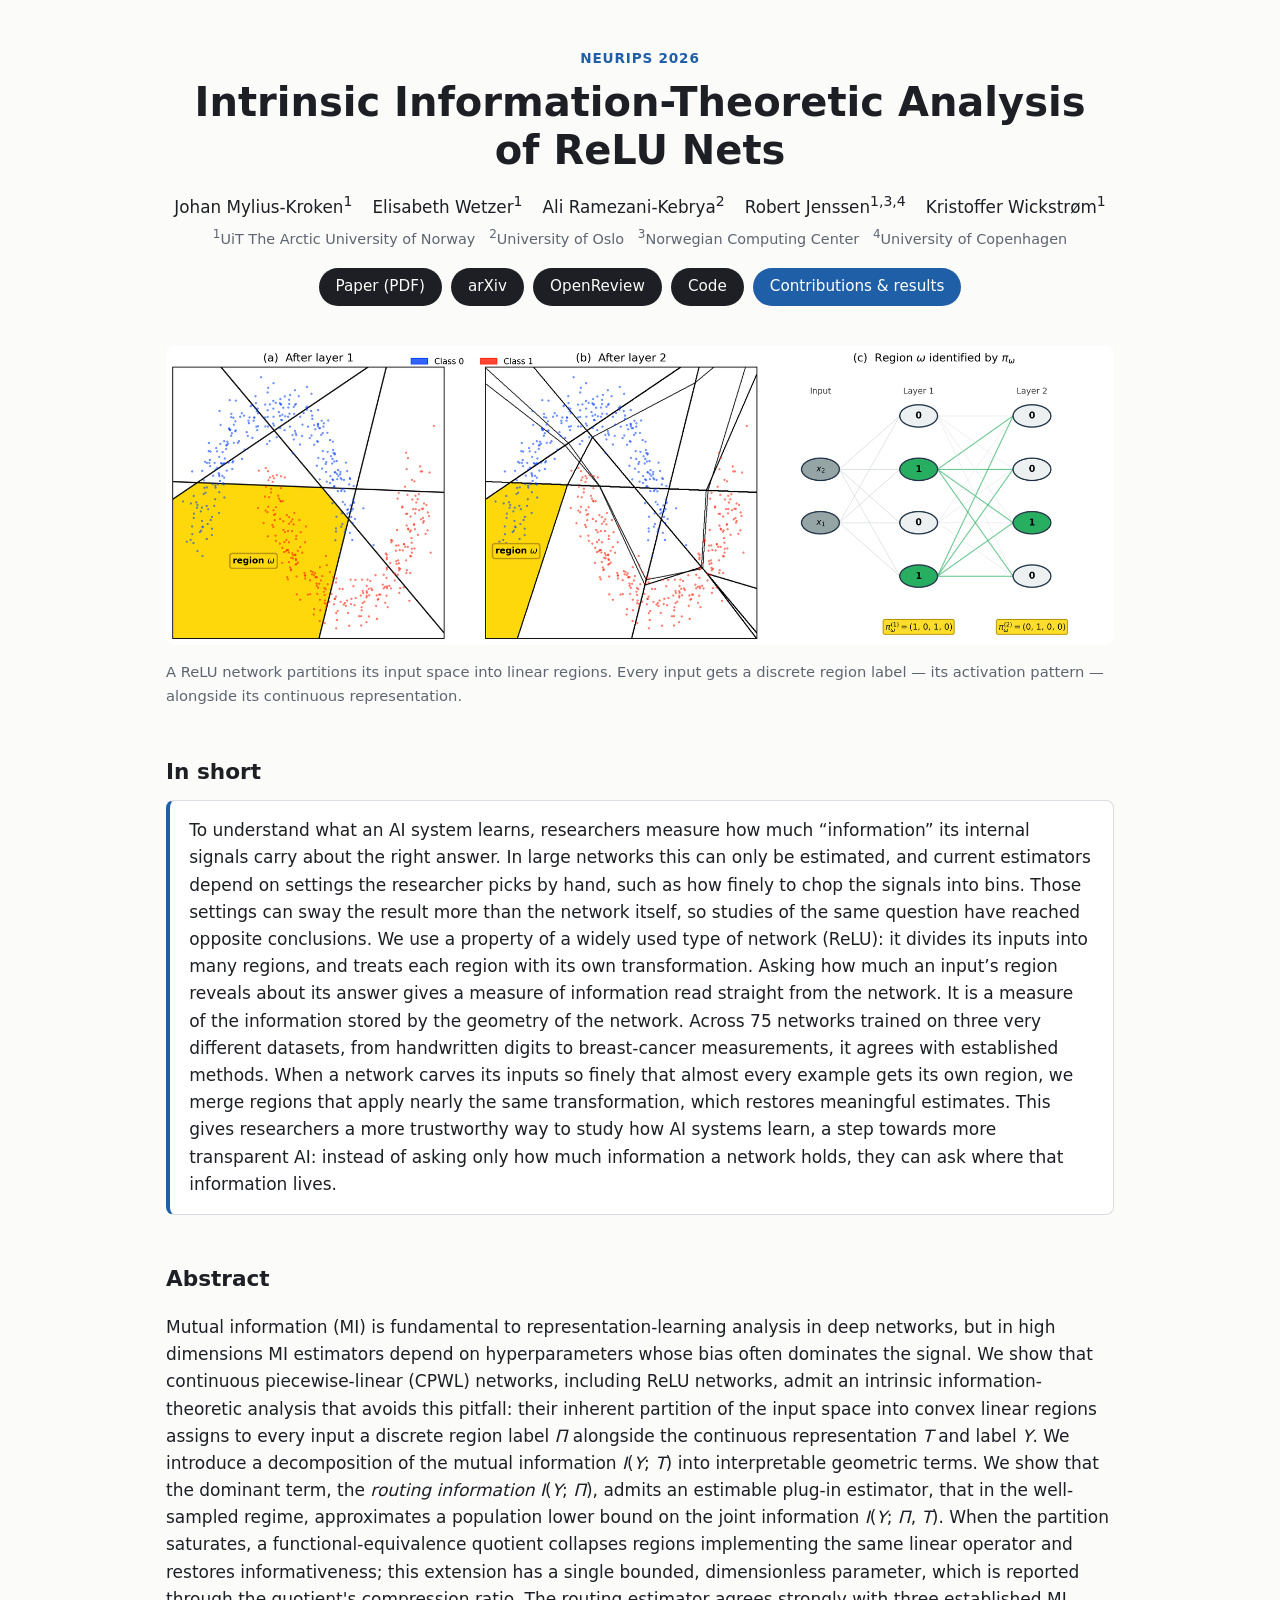
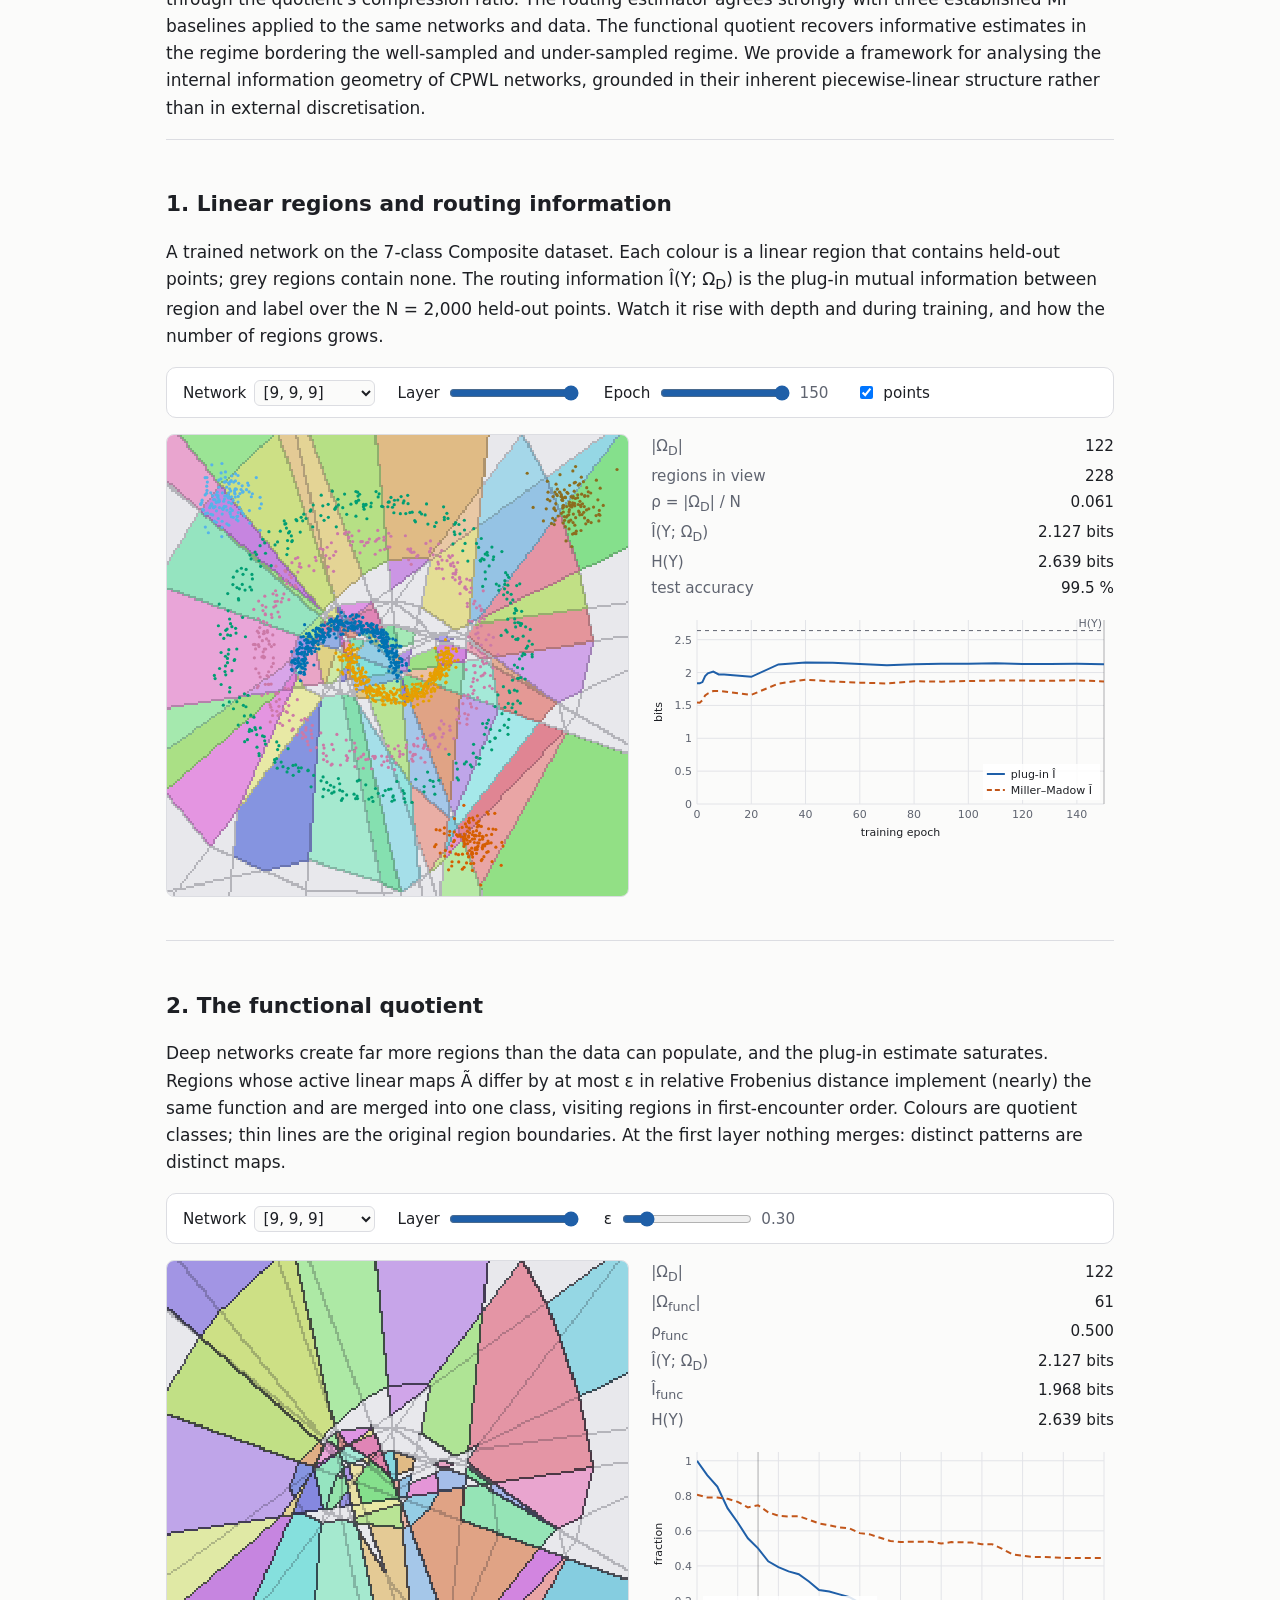
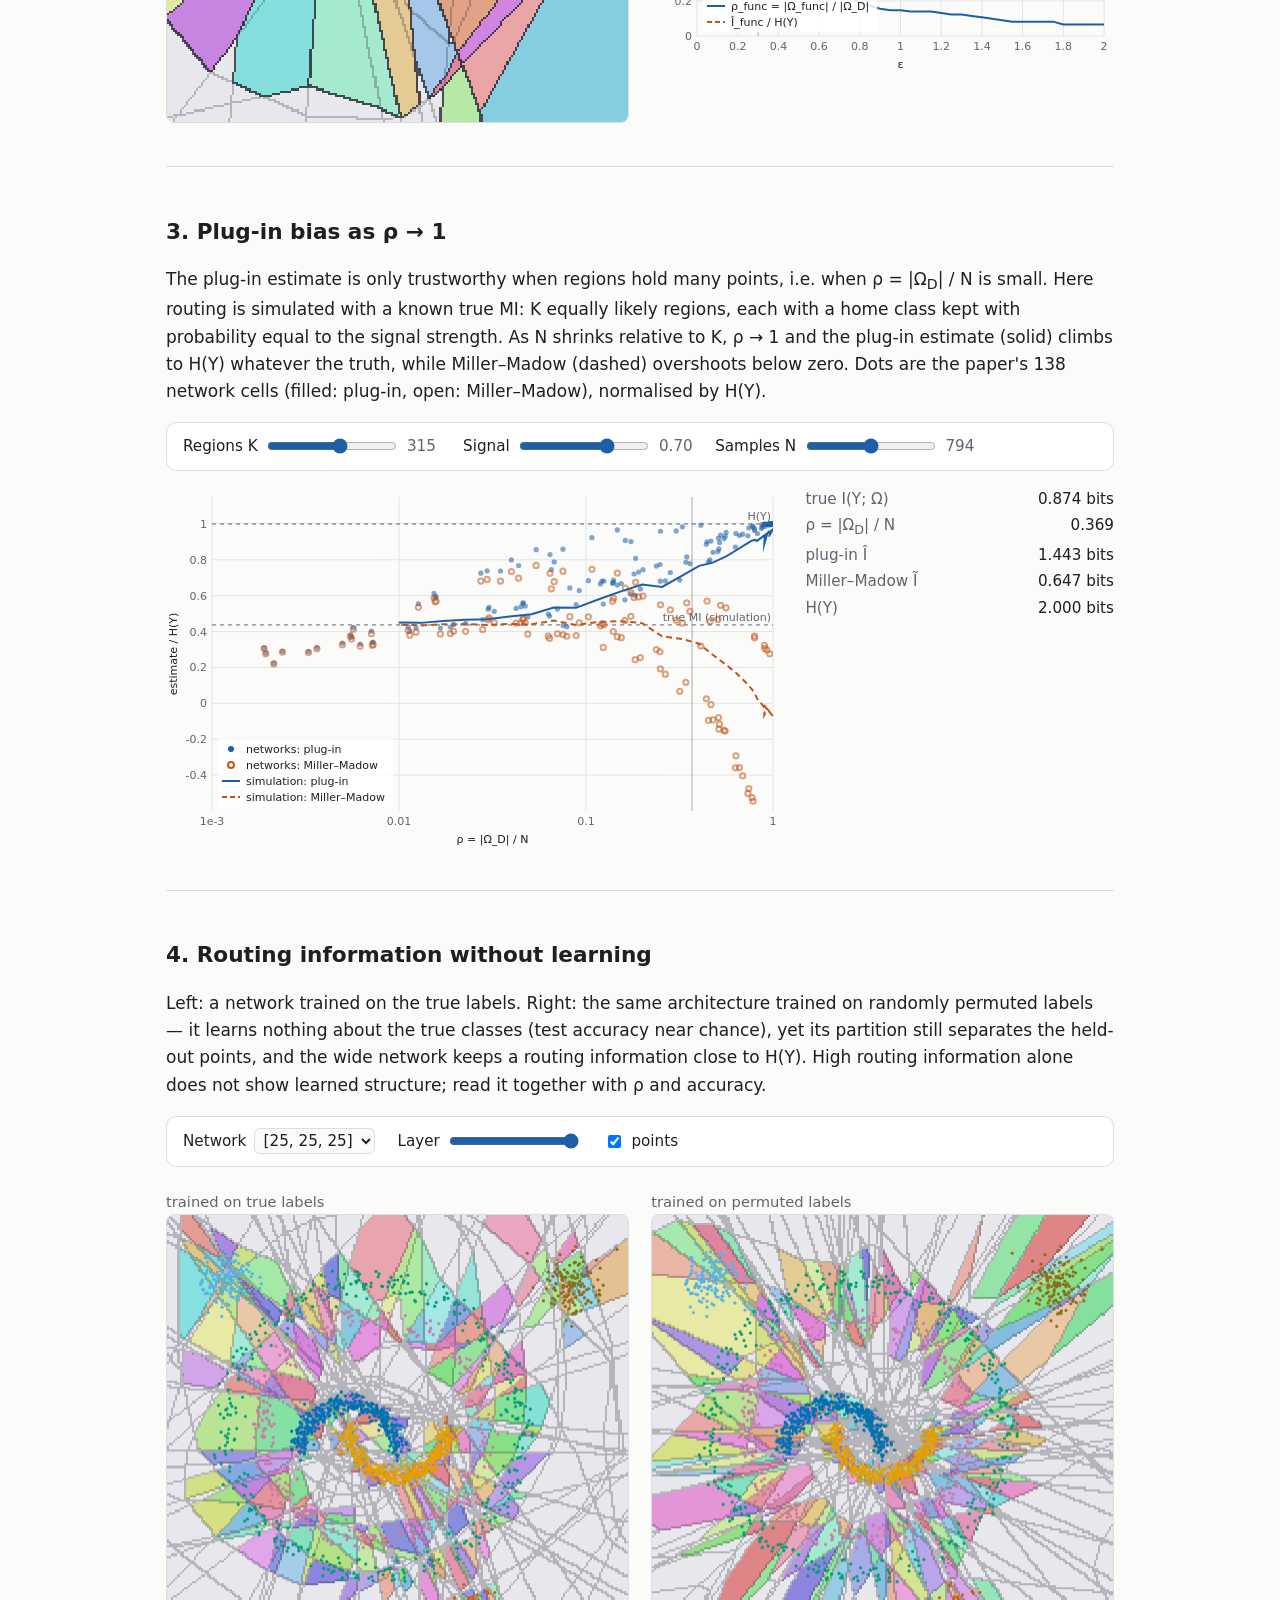
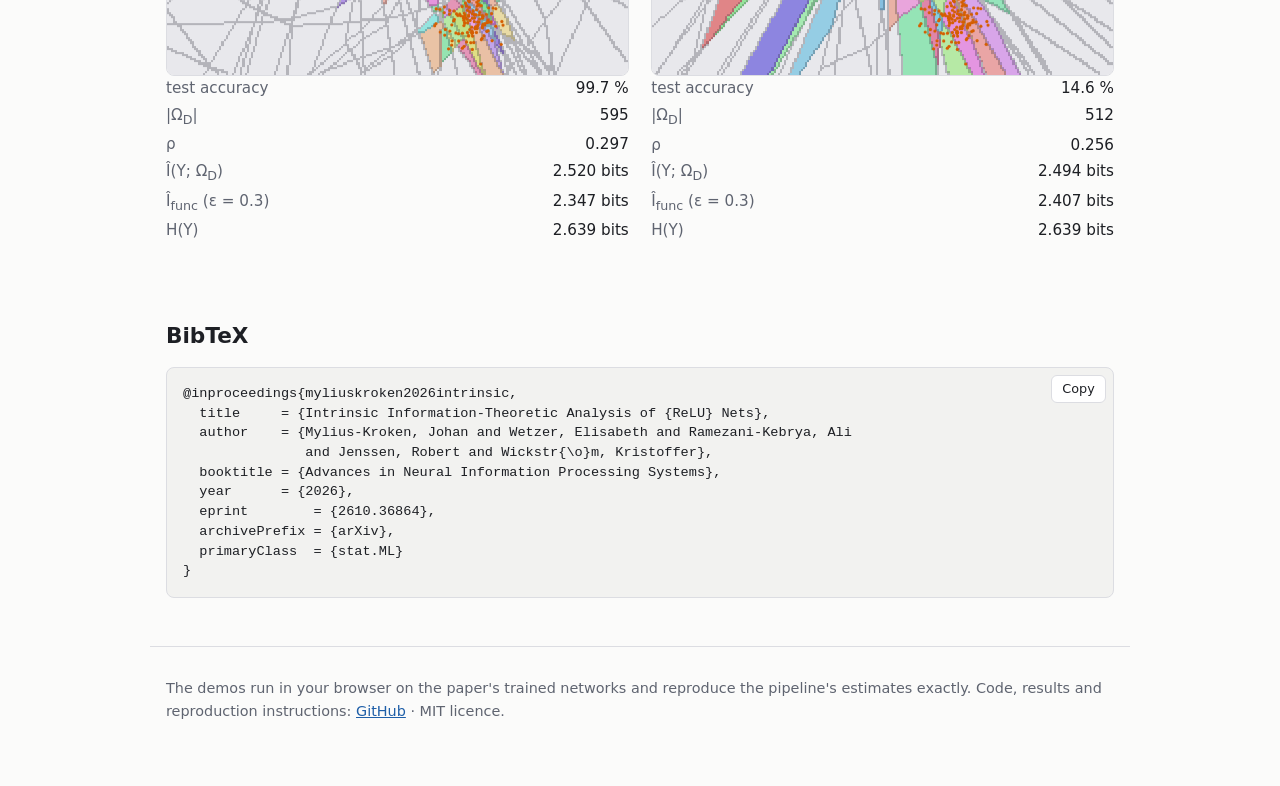
<file: site/index.html>
<!doctype html>
<html lang="en">
<head>
  <meta charset="utf-8">
  <meta name="viewport" content="width=device-width, initial-scale=1">
  <title>Intrinsic Information-Theoretic Analysis of ReLU Nets</title>
  <meta name="description" content="Project page for the NeurIPS 2026 paper: routing information of ReLU networks from their own linear-region partition, with interactive demos.">
  <link rel="stylesheet" href="style.css">
  <link rel="icon" href="data:image/svg+xml,%3Csvg xmlns='http://www.w3.org/2000/svg' viewBox='0 0 16 16'%3E%3Cpath d='M1 15 L8 1 L15 15 Z M8 1 L8 15 M1 15 L15 8' fill='%231f5fa8' stroke='%23fff' stroke-width='0.8'/%3E%3C/svg%3E">
  <script type="module" src="js/main.js"></script>
</head>
<body>
<header class="hero">
  <p class="venue">NeurIPS 2026</p>
  <h1>Intrinsic Information-Theoretic Analysis of ReLU Nets</h1>
  <p class="authors">
    <span>Johan Mylius-Kroken<sup>1</sup></span>
    <span>Elisabeth Wetzer<sup>1</sup></span>
    <span>Ali Ramezani-Kebrya<sup>2</sup></span>
    <span>Robert Jenssen<sup>1,3,4</sup></span>
    <span>Kristoffer Wickstrøm<sup>1</sup></span>
  </p>
  <p class="affiliations"><sup>1</sup>UiT The Arctic University of Norway &nbsp; <sup>2</sup>University of Oslo &nbsp; <sup>3</sup>Norwegian Computing Center &nbsp; <sup>4</sup>University of Copenhagen</p>
  <nav class="links" aria-label="Paper links">
    <a class="button" href="https://openreview.net/pdf?id=4dnKZPefBt">Paper (PDF)</a>
    <a class="button" href="https://arxiv.org/abs/2610.36864">arXiv</a>
    <a class="button" href="https://openreview.net/forum?id=4dnKZPefBt">OpenReview</a>
    <a class="button" href="https://github.com/Johanmkr/Intrinsic-IT-analysis-of-ReLU-nets">Code</a>
    <a class="button accent" href="results.html">Contributions &amp; results</a>
  </nav>
</header>

<main>
  <figure class="teaser">
    <img src="assets/teaser.png" width="1800" height="568"
         alt="(a) After layer 1, four hyperplanes cut the input square into convex regions; (b) after layer 2 the partition is refined; (c) a highlighted region is identified by its activation pattern in the network diagram.">
    <figcaption>A ReLU network partitions its input space into linear regions. Every input gets a
      discrete region label — its activation pattern — alongside its continuous representation.</figcaption>
  </figure>

  <section class="lay-summary">
    <h2>In short</h2>
    <p>To understand what an AI system learns, researchers measure how much “information” its internal
      signals carry about the right answer. In large networks this can only be estimated, and current
      estimators depend on settings the researcher picks by hand, such as how finely to chop the signals
      into bins. Those settings can sway the result more than the network itself, so studies of the same
      question have reached opposite conclusions. We use a property of a widely used type of network
      (ReLU): it divides its inputs into many regions, and treats each region with its own transformation.
      Asking how much an input’s region reveals about its answer gives a measure of information read
      straight from the network. It is a measure of the information stored by the geometry of the network.
      Across 75 networks trained on three very different datasets, from handwritten digits to
      breast-cancer measurements, it agrees with established methods. When a network carves its inputs so
      finely that almost every example gets its own region, we merge regions that apply nearly the same
      transformation, which restores meaningful estimates. This gives researchers a more trustworthy way to
      study how AI systems learn, a step towards more transparent AI: instead of asking only how much
      information a network holds, they can ask where that information lives.</p>
  </section>

  <section>
    <h2>Abstract</h2>
    <p>Mutual information (MI) is fundamental to representation-learning analysis in deep networks, but in
      high dimensions MI estimators depend on hyperparameters whose bias often dominates the signal. We show
      that continuous piecewise-linear (CPWL) networks, including ReLU networks, admit an intrinsic
      information-theoretic analysis that avoids this pitfall: their inherent partition of the input space
      into convex linear regions assigns to every input a discrete region label <i>Π</i> alongside the
      continuous representation <i>T</i> and label <i>Y</i>. We introduce a decomposition of the mutual
      information <i>I</i>(<i>Y</i>; <i>T</i>) into interpretable geometric terms. We show that the dominant
      term, the <em>routing information</em> <i>I</i>(<i>Y</i>; <i>Π</i>), admits an estimable plug-in
      estimator, that in the well-sampled regime, approximates a population lower bound on the joint
      information <i>I</i>(<i>Y</i>; <i>Π</i>, <i>T</i>). When the partition saturates, a
      functional-equivalence quotient collapses regions implementing the same linear operator and restores
      informativeness; this extension has a single bounded, dimensionless parameter, which is reported
      through the quotient's compression ratio. The routing estimator agrees strongly with three established
      MI baselines applied to the same networks and data. The functional quotient recovers informative
      estimates in the regime bordering the well-sampled and under-sampled regime. We provide a framework
      for analysing the internal information geometry of CPWL networks, grounded in their inherent
      piecewise-linear structure rather than in external discretisation.</p>
  </section>

  <section class="demo" data-demo="regions" id="regions">
    <h2>1. Linear regions and routing information</h2>
    <p>A trained network on the 7-class Composite dataset. Each colour is a linear region that contains
      held-out points; grey regions contain none. The routing information Î(Y; Ω<sub>D</sub>) is the plug-in
      mutual information between region and label over the N = 2,000 held-out points. Watch it rise
      with depth and during training, and how the number of regions grows.</p>
    <div class="controls">
      <label>Network <select name="net"><option value="c555">[5, 5, 5]</option><option value="c999" selected>[9, 9, 9]</option><option value="c252525">[25, 25, 25]</option></select></label>
      <label>Layer <input type="range" name="layer" min="1" max="3" value="3"></label>
      <label>Epoch <input type="range" name="epoch" id="d1-epoch" min="0" max="21" value="21"> <output for="d1-epoch">150</output></label>
      <label class="check"><input type="checkbox" name="points" checked> points</label>
    </div>
    <div class="panels">
      <canvas class="map" aria-label="Linear regions of the network over the input square"></canvas>
      <div><dl></dl><canvas class="chart" aria-label="Routing information over training"></canvas></div>
    </div>
    <p class="status" role="status"></p>
  </section>

  <section class="demo" data-demo="quotient" id="quotient">
    <h2>2. The functional quotient</h2>
    <p>Deep networks create far more regions than the data can populate, and the plug-in estimate
      saturates. Regions whose active linear maps Ã differ by at most ε in relative Frobenius distance
      implement (nearly) the same function and are merged into one class, visiting regions in
      first-encounter order. Colours are quotient classes; thin lines are the original region boundaries.
      At the first layer nothing merges: distinct patterns are distinct maps.</p>
    <div class="controls">
      <label>Network <select name="net"><option value="c555">[5, 5, 5]</option><option value="c999" selected>[9, 9, 9]</option><option value="c252525">[25, 25, 25]</option></select></label>
      <label>Layer <input type="range" name="layer" min="1" max="3" value="3"></label>
      <label>ε <input type="range" name="eps" id="d2-eps" min="0" max="200" value="30"> <output for="d2-eps">0.30</output></label>
    </div>
    <div class="panels">
      <canvas class="map" aria-label="Functional quotient classes over the input square"></canvas>
      <div><dl></dl><canvas class="chart" aria-label="Compression ratio and quotient information versus epsilon"></canvas></div>
    </div>
    <p class="status" role="status"></p>
  </section>

  <section class="demo" data-demo="bias" id="bias">
    <h2>3. Plug-in bias as ρ → 1</h2>
    <p>The plug-in estimate is only trustworthy when regions hold many points, i.e. when
      ρ = |Ω<sub>D</sub>| / N is small. Here routing is simulated with a known true MI: K equally likely
      regions, each with a home class kept with probability equal to the signal strength. As N shrinks
      relative to K, ρ → 1 and the plug-in estimate (solid) climbs to H(Y) whatever the truth, while
      Miller–Madow (dashed) overshoots below zero. Dots are the paper's 138 network cells
      (filled: plug-in, open: Miller–Madow), normalised by H(Y).</p>
    <div class="controls">
      <label>Regions K <input type="range" name="k" id="d3-k" min="0" max="1000" value="571"> <output for="d3-k"></output></label>
      <label>Signal <input type="range" name="signal" id="d3-signal" min="0" max="100" value="70"> <output for="d3-signal"></output></label>
      <label>Samples N <input type="range" name="n" id="d3-n" min="0" max="1000" value="500"> <output for="d3-n"></output></label>
    </div>
    <div class="panels wide">
      <canvas class="chart large" aria-label="Estimate normalised by H(Y) versus rho"></canvas>
      <dl></dl>
    </div>
    <p class="status" role="status"></p>
  </section>

  <section class="demo" data-demo="permutation" id="permutation">
    <h2>4. Routing information without learning</h2>
    <p>Left: a network trained on the true labels. Right: the same architecture trained on randomly
      permuted labels — it learns nothing about the true classes (test accuracy near chance), yet
      its partition still separates the held-out points, and the wide network keeps a routing
      information close to H(Y). High routing information alone does not show learned structure;
      read it together with ρ and accuracy.</p>
    <div class="controls">
      <label>Network <select name="arch"><option value="555">[5, 5, 5]</option><option value="252525" selected>[25, 25, 25]</option></select></label>
      <label>Layer <input type="range" name="layer" min="1" max="3" value="3"></label>
      <label class="check"><input type="checkbox" name="points" checked> points</label>
    </div>
    <div class="panels two">
      <figure><figcaption>trained on true labels</figcaption><canvas class="map clean" aria-label="Regions of the network trained on true labels"></canvas><dl class="clean"></dl></figure>
      <figure><figcaption>trained on permuted labels</figcaption><canvas class="map permuted" aria-label="Regions of the network trained on permuted labels"></canvas><dl class="permuted"></dl></figure>
    </div>
    <p class="status" role="status"></p>
  </section>

  <section>
    <h2>BibTeX</h2>
    <div class="bibtex">
      <button class="copy" data-target="bibtex">Copy</button>
<pre id="bibtex">@inproceedings{myliuskroken2026intrinsic,
  title     = {Intrinsic Information-Theoretic Analysis of {ReLU} Nets},
  author    = {Mylius-Kroken, Johan and Wetzer, Elisabeth and Ramezani-Kebrya, Ali
               and Jenssen, Robert and Wickstr{\o}m, Kristoffer},
  booktitle = {Advances in Neural Information Processing Systems},
  year      = {2026},
  eprint        = {2610.36864},
  archivePrefix = {arXiv},
  primaryClass  = {stat.ML}
}</pre>
    </div>
  </section>
</main>

<footer>
  <p>The demos run in your browser on the paper's trained networks and reproduce the pipeline's
    estimates exactly. Code, results and reproduction instructions:
    <a href="https://github.com/Johanmkr/Intrinsic-IT-analysis-of-ReLU-nets">GitHub</a> · MIT licence.</p>
</footer>
</body>
</html>
</file>
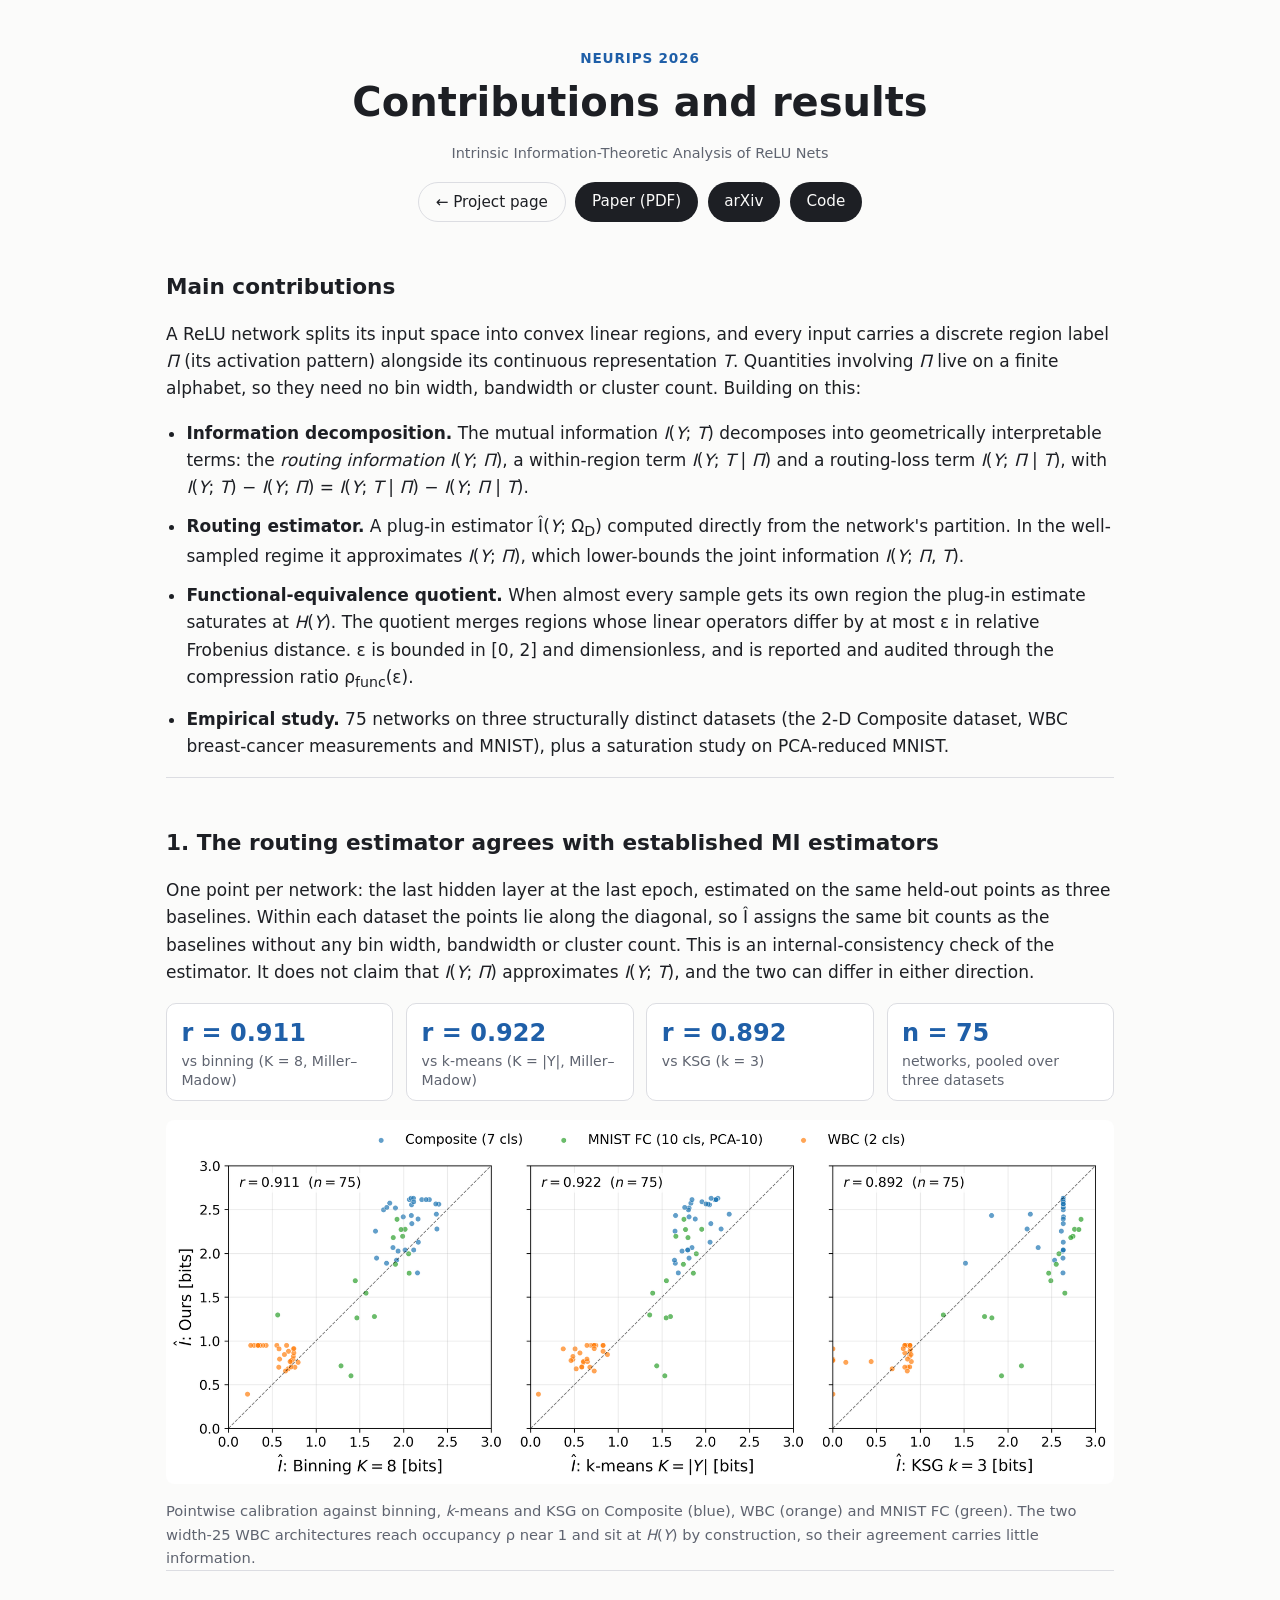
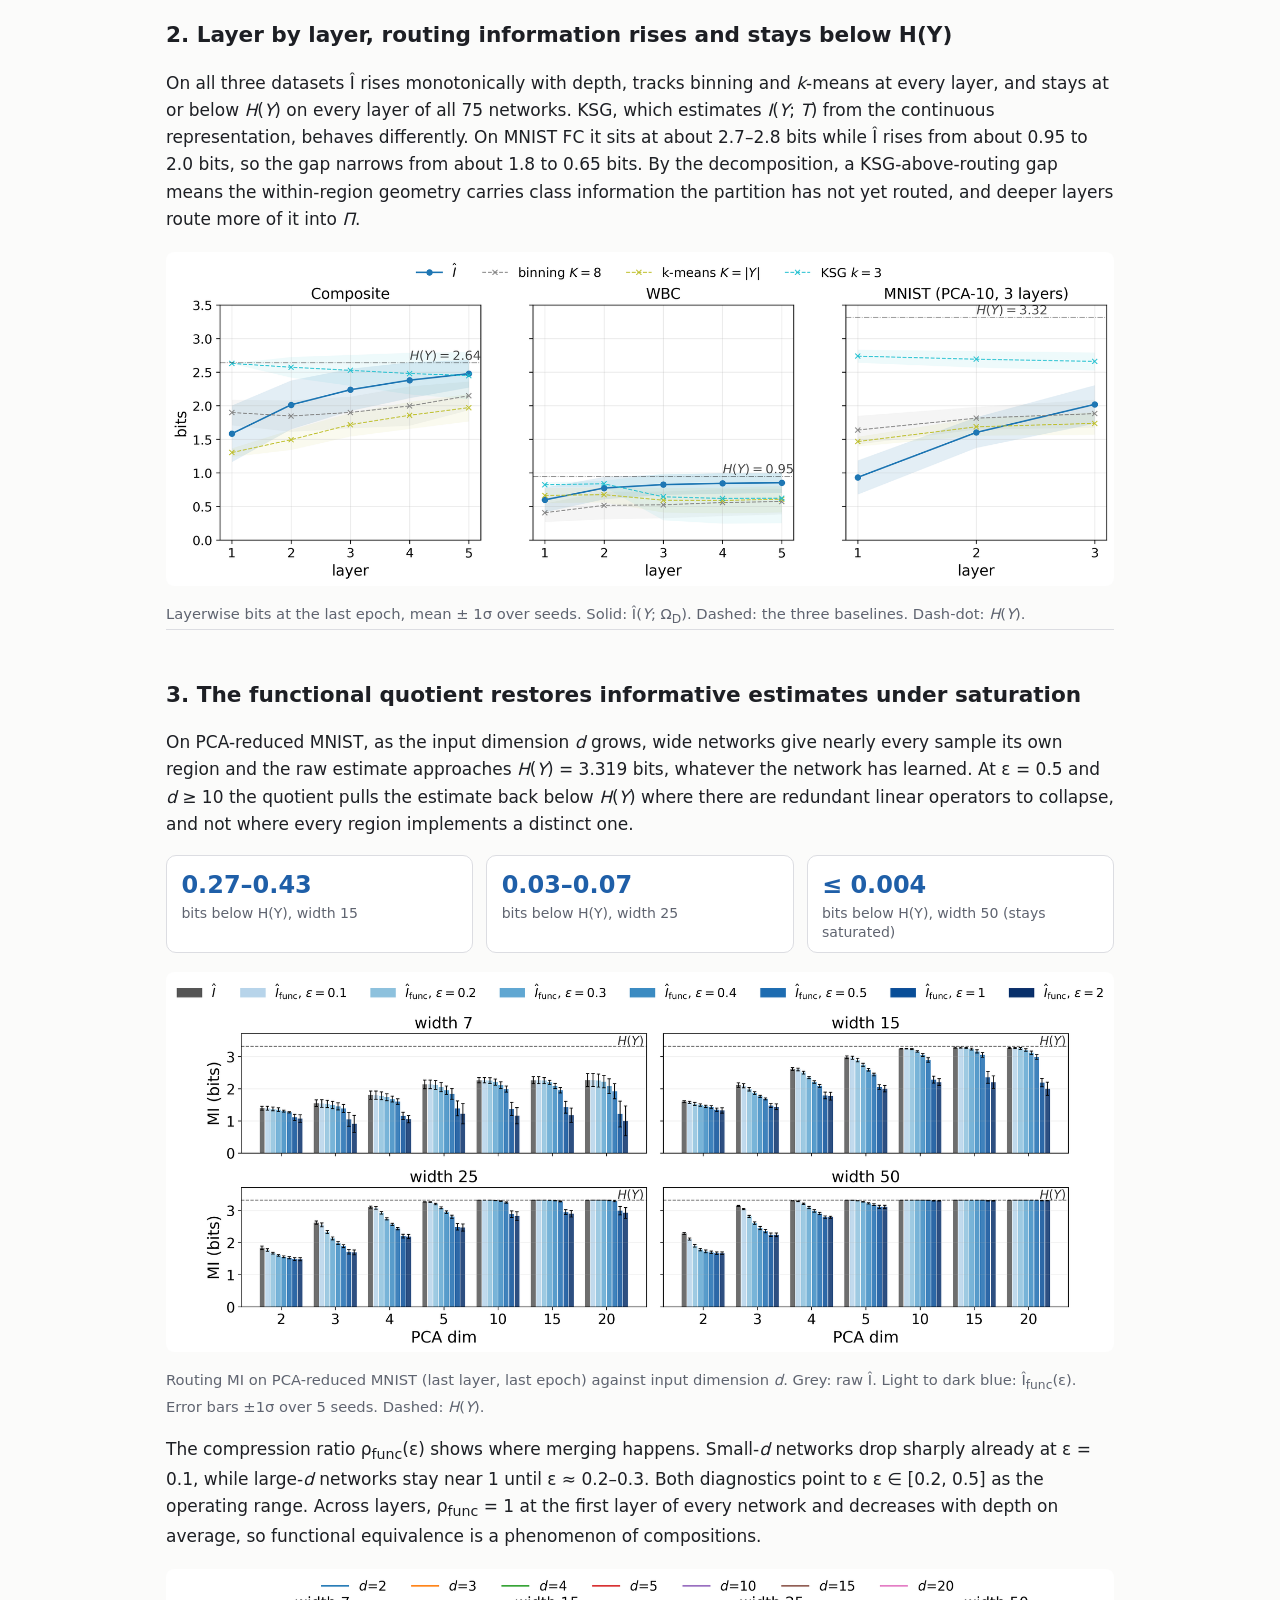
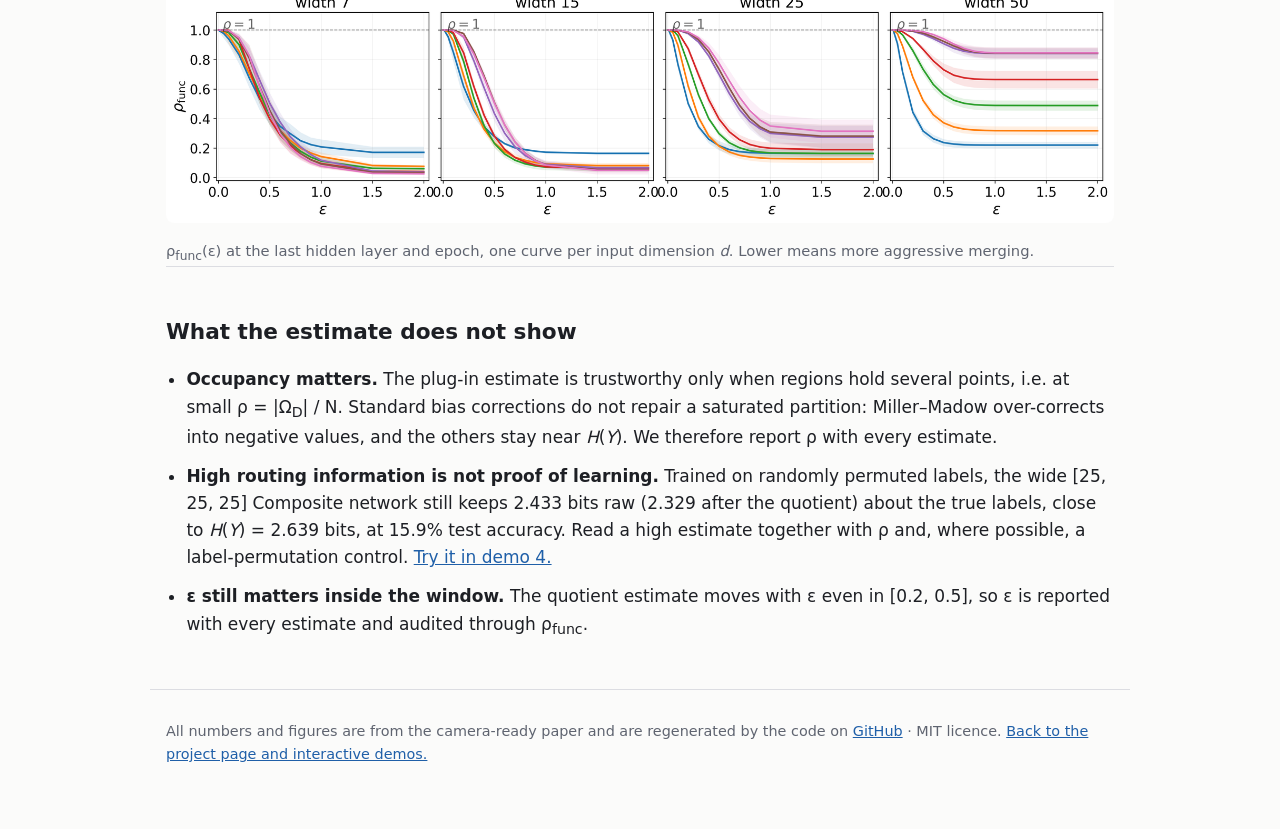
<file: site/results.html>
<!doctype html>
<html lang="en">
<head>
  <meta charset="utf-8">
  <meta name="viewport" content="width=device-width, initial-scale=1">
  <title>Contributions and Results — Intrinsic IT Analysis of ReLU Nets</title>
  <meta name="description" content="Main contributions and results of the NeurIPS 2026 paper Intrinsic Information-Theoretic Analysis of ReLU Nets.">
  <link rel="stylesheet" href="style.css">
  <link rel="icon" href="data:image/svg+xml,%3Csvg xmlns='http://www.w3.org/2000/svg' viewBox='0 0 16 16'%3E%3Cpath d='M1 15 L8 1 L15 15 Z M8 1 L8 15 M1 15 L15 8' fill='%231f5fa8' stroke='%23fff' stroke-width='0.8'/%3E%3C/svg%3E">
</head>
<body>
<header class="hero">
  <p class="venue">NeurIPS 2026</p>
  <h1>Contributions and results</h1>
  <p class="affiliations">Intrinsic Information-Theoretic Analysis of ReLU Nets</p>
  <nav class="links" aria-label="Paper links">
    <a class="button ghost" href="index.html">← Project page</a>
    <a class="button" href="https://openreview.net/pdf?id=4dnKZPefBt">Paper (PDF)</a>
    <a class="button" href="https://arxiv.org/abs/2610.36864">arXiv</a>
    <a class="button" href="https://github.com/Johanmkr/Intrinsic-IT-analysis-of-ReLU-nets">Code</a>
  </nav>
</header>

<main>
  <section>
    <h2>Main contributions</h2>
    <p>A ReLU network splits its input space into convex linear regions, and every input carries a
      discrete region label <i>Π</i> (its activation pattern) alongside its continuous representation
      <i>T</i>. Quantities involving <i>Π</i> live on a finite alphabet, so they need no bin width,
      bandwidth or cluster count. Building on this:</p>
    <ul class="contributions">
      <li><strong>Information decomposition.</strong> The mutual information <i>I</i>(<i>Y</i>; <i>T</i>)
        decomposes into geometrically interpretable terms: the <em>routing information</em>
        <i>I</i>(<i>Y</i>; <i>Π</i>), a within-region term <i>I</i>(<i>Y</i>; <i>T</i> | <i>Π</i>) and a
        routing-loss term <i>I</i>(<i>Y</i>; <i>Π</i> | <i>T</i>), with
        <i>I</i>(<i>Y</i>; <i>T</i>) − <i>I</i>(<i>Y</i>; <i>Π</i>) =
        <i>I</i>(<i>Y</i>; <i>T</i> | <i>Π</i>) − <i>I</i>(<i>Y</i>; <i>Π</i> | <i>T</i>).</li>
      <li><strong>Routing estimator.</strong> A plug-in estimator Î(<i>Y</i>; Ω<sub>D</sub>) computed
        directly from the network's partition. In the well-sampled regime it approximates
        <i>I</i>(<i>Y</i>; <i>Π</i>), which lower-bounds the joint information
        <i>I</i>(<i>Y</i>; <i>Π</i>, <i>T</i>).</li>
      <li><strong>Functional-equivalence quotient.</strong> When almost every sample gets its own region
        the plug-in estimate saturates at <i>H</i>(<i>Y</i>). The quotient merges regions whose linear
        operators differ by at most ε in relative Frobenius distance. ε is bounded in [0, 2] and
        dimensionless, and is reported and audited through the compression ratio
        ρ<sub>func</sub>(ε).</li>
      <li><strong>Empirical study.</strong> 75 networks on three structurally distinct datasets
        (the 2-D Composite dataset, WBC breast-cancer measurements and MNIST), plus a saturation study on
        PCA-reduced MNIST.</li>
    </ul>
  </section>

  <section class="result">
    <h2>1. The routing estimator agrees with established MI estimators</h2>
    <p>One point per network: the last hidden layer at the last epoch, estimated on the same held-out
      points as three baselines. Within each dataset the points lie along the diagonal, so Î assigns
      the same bit counts as the baselines without any bin width, bandwidth or cluster count. This is an
      internal-consistency check of the estimator. It does not claim that
      <i>I</i>(<i>Y</i>; <i>Π</i>) approximates <i>I</i>(<i>Y</i>; <i>T</i>), and the two can differ in
      either direction.</p>
    <ul class="keynums">
      <li><b>r = 0.911</b><span>vs binning (K = 8, Miller–Madow)</span></li>
      <li><b>r = 0.922</b><span>vs k-means (K = |Y|, Miller–Madow)</span></li>
      <li><b>r = 0.892</b><span>vs KSG (k = 3)</span></li>
      <li><b>n = 75</b><span>networks, pooled over three datasets</span></li>
    </ul>
    <figure>
      <img src="assets/calibration_scatter_raw.png" width="1800" height="691" loading="lazy"
           alt="Three scatter panels of the routing estimate against binning, k-means and KSG, one marker per network, coloured by dataset (Composite, WBC, MNIST FC); points lie near the diagonal.">
      <figcaption>Pointwise calibration against binning, <i>k</i>-means and KSG on Composite (blue),
        WBC (orange) and MNIST FC (green). The two width-25 WBC architectures reach occupancy
        ρ near 1 and sit at <i>H</i>(<i>Y</i>) by construction, so their agreement carries little
        information.</figcaption>
    </figure>
  </section>

  <section class="result">
    <h2>2. Layer by layer, routing information rises and stays below H(Y)</h2>
    <p>On all three datasets Î rises monotonically with depth, tracks binning and <i>k</i>-means at
      every layer, and stays at or below <i>H</i>(<i>Y</i>) on every layer of all 75 networks. KSG,
      which estimates <i>I</i>(<i>Y</i>; <i>T</i>) from the continuous representation, behaves
      differently. On MNIST FC it sits at about 2.7–2.8 bits while Î rises from about 0.95 to 2.0 bits,
      so the gap narrows from about 1.8 to 0.65 bits. By the decomposition, a KSG-above-routing gap means
      the within-region geometry carries class information the partition has not yet routed, and deeper
      layers route more of it into <i>Π</i>.</p>
    <figure>
      <img src="assets/layer_profile_last_epoch.png" width="1800" height="634" loading="lazy"
           alt="Three panels of bits versus layer for Composite, WBC and MNIST FC: the routing estimate rises with depth alongside binning and k-means, KSG is flatter, and all stay below the H(Y) line.">
      <figcaption>Layerwise bits at the last epoch, mean ± 1σ over seeds. Solid: Î(<i>Y</i>; Ω<sub>D</sub>).
        Dashed: the three baselines. Dash-dot: <i>H</i>(<i>Y</i>).</figcaption>
    </figure>
  </section>

  <section class="result">
    <h2>3. The functional quotient restores informative estimates under saturation</h2>
    <p>On PCA-reduced MNIST, as the input dimension <i>d</i> grows, wide networks give nearly every
      sample its own region and the raw estimate approaches <i>H</i>(<i>Y</i>) = 3.319 bits, whatever the
      network has learned. At ε = 0.5 and <i>d</i> ≥ 10 the quotient pulls the estimate back below
      <i>H</i>(<i>Y</i>) where there are redundant linear operators to collapse, and not where every
      region implements a distinct one.</p>
    <ul class="keynums">
      <li><b>0.27–0.43</b><span>bits below H(Y), width 15</span></li>
      <li><b>0.03–0.07</b><span>bits below H(Y), width 25</span></li>
      <li><b>≤ 0.004</b><span>bits below H(Y), width 50 (stays saturated)</span></li>
    </ul>
    <figure>
      <img src="assets/mnist_capacity_bars_per_arch.png" width="1800" height="722" loading="lazy"
           alt="Bar charts of routing MI versus input dimension for four architectures; grey raw bars approach the H(Y) line for wide networks, blue quotient bars sit lower.">
      <figcaption>Routing MI on PCA-reduced MNIST (last layer, last epoch) against input dimension
        <i>d</i>. Grey: raw Î. Light to dark blue: Î<sub>func</sub>(ε). Error bars ±1σ over 5 seeds.
        Dashed: <i>H</i>(<i>Y</i>).</figcaption>
    </figure>
    <p>The compression ratio ρ<sub>func</sub>(ε) shows where merging happens. Small-<i>d</i> networks
      drop sharply already at ε = 0.1, while large-<i>d</i> networks stay near 1 until ε ≈ 0.2–0.3. Both
      diagnostics point to ε ∈ [0.2, 0.5] as the operating range. Across layers, ρ<sub>func</sub> = 1 at
      the first layer of every network and decreases with depth on average, so functional equivalence is a
      phenomenon of compositions.</p>
    <figure>
      <img src="assets/mnist_rho_vs_eps.png" width="1800" height="482" loading="lazy"
           alt="Four panels of the compression ratio rho_func versus epsilon for widths 7, 15, 25 and 50, one curve per input dimension; curves fall from 1 as epsilon grows, less so for wide networks at high dimension.">
      <figcaption>ρ<sub>func</sub>(ε) at the last hidden layer and epoch, one curve per input dimension
        <i>d</i>. Lower means more aggressive merging.</figcaption>
    </figure>
  </section>

  <section class="result">
    <h2>What the estimate does not show</h2>
    <ul class="contributions">
      <li><strong>Occupancy matters.</strong> The plug-in estimate is trustworthy only when regions hold
        several points, i.e. at small ρ = |Ω<sub>D</sub>| / N. Standard bias corrections do not repair a
        saturated partition: Miller–Madow over-corrects into negative values, and the others stay near
        <i>H</i>(<i>Y</i>). We therefore report ρ with every estimate.</li>
      <li><strong>High routing information is not proof of learning.</strong> Trained on randomly permuted
        labels, the wide [25, 25, 25] Composite network still keeps 2.433 bits raw (2.329 after the
        quotient) about the true labels, close to <i>H</i>(<i>Y</i>) = 2.639 bits, at 15.9% test accuracy.
        Read a high estimate together with ρ and, where possible, a label-permutation control.
        <a href="index.html#permutation">Try it in demo 4.</a></li>
      <li><strong>ε still matters inside the window.</strong> The quotient estimate moves with ε even in
        [0.2, 0.5], so ε is reported with every estimate and audited through ρ<sub>func</sub>.</li>
    </ul>
  </section>
</main>

<footer>
  <p>All numbers and figures are from the camera-ready paper and are regenerated by the code on
    <a href="https://github.com/Johanmkr/Intrinsic-IT-analysis-of-ReLU-nets">GitHub</a> · MIT licence.
    <a href="index.html">Back to the project page and interactive demos.</a></p>
</footer>
</body>
</html>
</file>
<file: site/style.css>
:root {
  --bg: #fbfbfa;
  --fg: #1d1f24;
  --muted: #5f6470;
  --grid: #e3e4e8;
  --card: #ffffff;
  --border: #dcdde2;
  --accent: #1f5fa8;
  --accent2: #c2561a;
  --code: #f2f2f0;
  color-scheme: light dark;
}
@media (prefers-color-scheme: dark) {
  :root {
    --bg: #15171b;
    --fg: #e8e9ec;
    --muted: #a3a8b3;
    --grid: #2c2f36;
    --card: #1c1f24;
    --border: #30343c;
    --accent: #6fa8ec;
    --accent2: #f0965f;
    --code: #1f2228;
  }
}

* { box-sizing: border-box; }
body {
  margin: 0;
  background: var(--bg);
  color: var(--fg);
  font: 17px/1.6 system-ui, -apple-system, "Segoe UI", Roboto, sans-serif;
}
main, .hero, footer { max-width: 980px; margin: 0 auto; padding: 0 16px; }
a { color: var(--accent); }
h1 { font-size: clamp(1.6rem, 4.2vw, 2.5rem); line-height: 1.2; margin: 0.2em 0 0.4em; }
h2 { font-size: 1.35rem; margin: 2.2em 0 0.5em; }

.hero { text-align: center; padding-top: 3rem; }
.venue { margin: 0; color: var(--accent); font-weight: 600; letter-spacing: 0.06em; text-transform: uppercase; font-size: 0.85rem; }
.authors { display: flex; flex-wrap: wrap; justify-content: center; gap: 0.25em 1.2em; margin: 0.4em 0 0; font-size: 1.05rem; }
.affiliations { color: var(--muted); font-size: 0.9rem; margin: 0.3em 0 1.2em; }
.links { display: flex; flex-wrap: wrap; justify-content: center; gap: 0.6rem; }
.button {
  display: inline-block; padding: 0.45em 1.1em; border-radius: 999px;
  background: var(--fg); color: var(--bg); text-decoration: none; font-weight: 500; font-size: 0.95rem;
}
.button:hover { opacity: 0.85; }
.button.accent { background: var(--accent); color: #fff; }
@media (prefers-color-scheme: dark) { .button.accent { color: var(--bg); } }
.button.ghost { background: transparent; color: var(--fg); border: 1px solid var(--border); }
.button.disabled { background: var(--grid); color: var(--muted); cursor: default; }

.teaser { margin: 2.5rem 0 0; }
.teaser img { width: 100%; height: auto; border-radius: 8px; background: #fff; }
figcaption { color: var(--muted); font-size: 0.92rem; margin-top: 0.5em; }
.placeholder { color: var(--muted); font-style: italic; }

.lay-summary p { background: var(--card); border: 1px solid var(--border); border-left: 4px solid var(--accent); border-radius: 8px; padding: 1rem 1.2rem; margin: 0; }

.contributions { padding-left: 1.2em; }
.contributions li { margin-bottom: 0.7em; }
.result { border-top: 1px solid var(--border); }
.result figure { margin: 1.2rem 0 0; }
.result img { width: 100%; height: auto; border-radius: 8px; background: #fff; }
.keynums { display: flex; flex-wrap: wrap; gap: 0.8rem; margin: 1rem 0; padding: 0; list-style: none; }
.keynums li { flex: 1 1 140px; background: var(--card); border: 1px solid var(--border); border-radius: 10px; padding: 0.6rem 0.9rem; }
.keynums b { display: block; font-size: 1.5rem; font-variant-numeric: tabular-nums; color: var(--accent); }
.keynums span { color: var(--muted); font-size: 0.88rem; line-height: 1.35; display: block; }

.demo { border-top: 1px solid var(--border); }
.controls {
  display: flex; flex-wrap: wrap; gap: 0.6rem 1.4rem; align-items: center;
  margin: 1rem 0; padding: 0.7rem 1rem; background: var(--card);
  border: 1px solid var(--border); border-radius: 10px; font-size: 0.95rem;
}
.controls label { display: inline-flex; align-items: center; gap: 0.5em; }
.controls output { min-width: 3.5ch; font-variant-numeric: tabular-nums; color: var(--muted); }
input[type="range"] { width: 130px; accent-color: var(--accent); }
select { font: inherit; padding: 0.15em 0.3em; border-radius: 6px; border: 1px solid var(--border); background: var(--bg); color: var(--fg); }

.panels { display: grid; grid-template-columns: minmax(0, 1fr) minmax(0, 1fr); gap: 1.4rem; align-items: start; }
.panels.wide { grid-template-columns: minmax(0, 2fr) minmax(0, 1fr); }
.panels figure { margin: 0; }
canvas { display: block; width: 100%; }
canvas.map { aspect-ratio: 1; border-radius: 8px; border: 1px solid var(--border); }
canvas.chart { height: 230px; margin-top: 0.6rem; }
canvas.chart.large { height: 360px; margin-top: 0; }

dl { display: grid; grid-template-columns: auto 1fr; gap: 0.15em 1em; margin: 0; font-size: 0.95rem; }
dt { color: var(--muted); }
dd { margin: 0; font-variant-numeric: tabular-nums; text-align: right; }
.status { color: var(--accent2); font-size: 0.9rem; min-height: 1em; }
.demo:not(.ready) .panels { opacity: 0.4; }

.bibtex { position: relative; }
pre { background: var(--code); border: 1px solid var(--border); border-radius: 8px; padding: 1rem; overflow-x: auto; font-size: 0.85rem; line-height: 1.45; }
button.copy {
  position: absolute; top: 0.5rem; right: 0.5rem; font: inherit; font-size: 0.8rem;
  padding: 0.2em 0.8em; border-radius: 6px; border: 1px solid var(--border); background: var(--card); color: var(--fg); cursor: pointer;
}
footer { color: var(--muted); font-size: 0.9rem; margin-top: 3rem; padding-bottom: 3rem; border-top: 1px solid var(--border); padding-top: 1rem; }

@media (max-width: 720px) {
  body { font-size: 16px; }
  .panels, .panels.wide { grid-template-columns: minmax(0, 1fr); }
  input[type="range"] { width: 110px; }
  .bibtex pre { padding-top: 2.6rem; }
}
</file>
